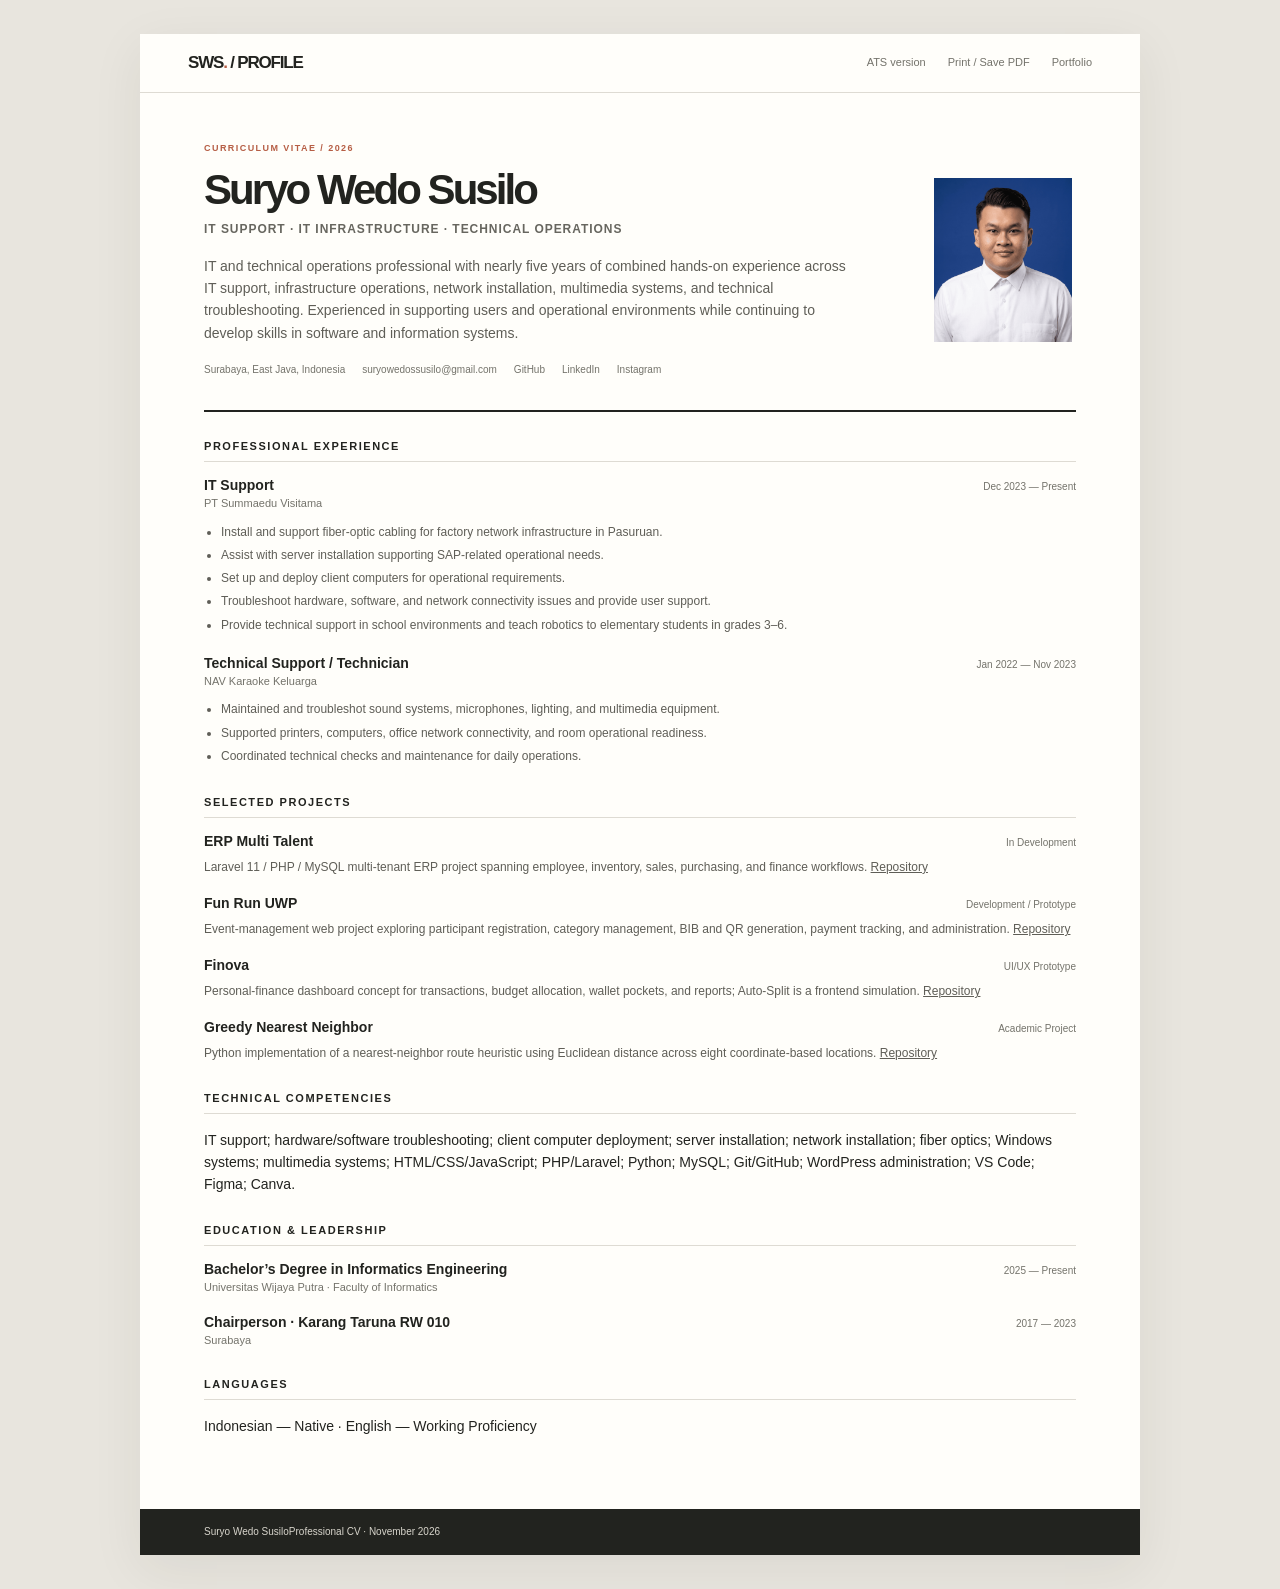
<file: cv/index.html>
<!doctype html><html lang="en"><head><meta charset="utf-8"><meta name="viewport" content="width=device-width,initial-scale=1"><title>Suryo Wedo Susilo | Professional CV</title><link rel="stylesheet" href="cv.css"></head><body><div class="cv-shell"><header class="cv-top"><a class="cv-brand" href="../">SWS<span>.</span> / PROFILE</a><nav><a href="ats.html">ATS version</a><a href="#" onclick="window.print();return false">Print / Save PDF</a><a href="../">Portfolio</a></nav></header><main class="cv-main"><section class="cv-hero"><div><p class="cv-eyebrow">CURRICULUM VITAE / 2026</p><h1>Suryo Wedo Susilo</h1><p class="cv-role">IT Support · IT Infrastructure · Technical Operations</p><p class="cv-summary">IT and technical operations professional with nearly five years of combined hands-on experience across IT support, infrastructure operations, network installation, multimedia systems, and technical troubleshooting. Experienced in supporting users and operational environments while continuing to develop skills in software and information systems.</p><div class="cv-contact"><span>Surabaya, East Java, Indonesia</span><a href="mailto:suryowedossusilo@gmail.com">suryowedossusilo@gmail.com</a><a href="https://github.com/suryowedossusilo-netizen">GitHub</a><a href="https://www.linkedin.com/in/suryo-wedo-susilo/">LinkedIn</a><a href="https://www.instagram.com/vruimte_/">Instagram</a></div></div><img class="cv-photo" src="../images/1789002827515%20(1).png" alt="Portrait of Suryo Wedo Susilo"></section><section class="cv-section"><h2>Professional Experience</h2><article class="cv-item"><div class="cv-item-head"><div><h3>IT Support</h3><p>PT Summaedu Visitama</p></div><time>Dec 2023 — Present</time></div><ul><li>Install and support fiber-optic cabling for factory network infrastructure in Pasuruan.</li><li>Assist with server installation supporting SAP-related operational needs.</li><li>Set up and deploy client computers for operational requirements.</li><li>Troubleshoot hardware, software, and network connectivity issues and provide user support.</li><li>Provide technical support in school environments and teach robotics to elementary students in grades 3–6.</li></ul></article><article class="cv-item"><div class="cv-item-head"><div><h3>Technical Support / Technician</h3><p>NAV Karaoke Keluarga</p></div><time>Jan 2022 — Nov 2023</time></div><ul><li>Maintained and troubleshot sound systems, microphones, lighting, and multimedia equipment.</li><li>Supported printers, computers, office network connectivity, and room operational readiness.</li><li>Coordinated technical checks and maintenance for daily operations.</li></ul></article></section><section class="cv-section"><h2>Selected Projects</h2><article class="cv-item"><div class="cv-item-head"><h3>ERP Multi Talent</h3><time>In Development</time></div><p>Laravel 11 / PHP / MySQL multi-tenant ERP project spanning employee, inventory, sales, purchasing, and finance workflows. <a href="https://github.com/suryowedossusilo-netizen/ERP_MULTI_TALENT">Repository</a></p></article><article class="cv-item"><div class="cv-item-head"><h3>Fun Run UWP</h3><time>Development / Prototype</time></div><p>Event-management web project exploring participant registration, category management, BIB and QR generation, payment tracking, and administration. <a href="https://github.com/suryowedossusilo-netizen/FUN-RUN-UWP">Repository</a></p></article><article class="cv-item"><div class="cv-item-head"><h3>Finova</h3><time>UI/UX Prototype</time></div><p>Personal-finance dashboard concept for transactions, budget allocation, wallet pockets, and reports; Auto-Split is a frontend simulation. <a href="https://github.com/suryowedossusilo-netizen/finova-app">Repository</a></p></article><article class="cv-item"><div class="cv-item-head"><h3>Greedy Nearest Neighbor</h3><time>Academic Project</time></div><p>Python implementation of a nearest-neighbor route heuristic using Euclidean distance across eight coordinate-based locations. <a href="https://github.com/suryowedossusilo-netizen/TUGAS-KULIAH">Repository</a></p></article></section><section class="cv-section"><h2>Technical Competencies</h2><p>IT support; hardware/software troubleshooting; client computer deployment; server installation; network installation; fiber optics; Windows systems; multimedia systems; HTML/CSS/JavaScript; PHP/Laravel; Python; MySQL; Git/GitHub; WordPress administration; VS Code; Figma; Canva.</p></section><section class="cv-section"><h2>Education &amp; Leadership</h2><article class="cv-item"><div class="cv-item-head"><div><h3>Bachelor’s Degree in Informatics Engineering</h3><p>Universitas Wijaya Putra · Faculty of Informatics</p></div><time>2025 — Present</time></div></article><article class="cv-item"><div class="cv-item-head"><div><h3>Chairperson · Karang Taruna RW 010</h3><p>Surabaya</p></div><time>2017 — 2023</time></div></article></section><section class="cv-section"><h2>Languages</h2><p>Indonesian — Native · English — Working Proficiency</p></section></main><footer class="cv-footer"><span>Suryo Wedo Susilo</span><span>Professional CV · November 2026</span></footer></div></body></html>
</file>
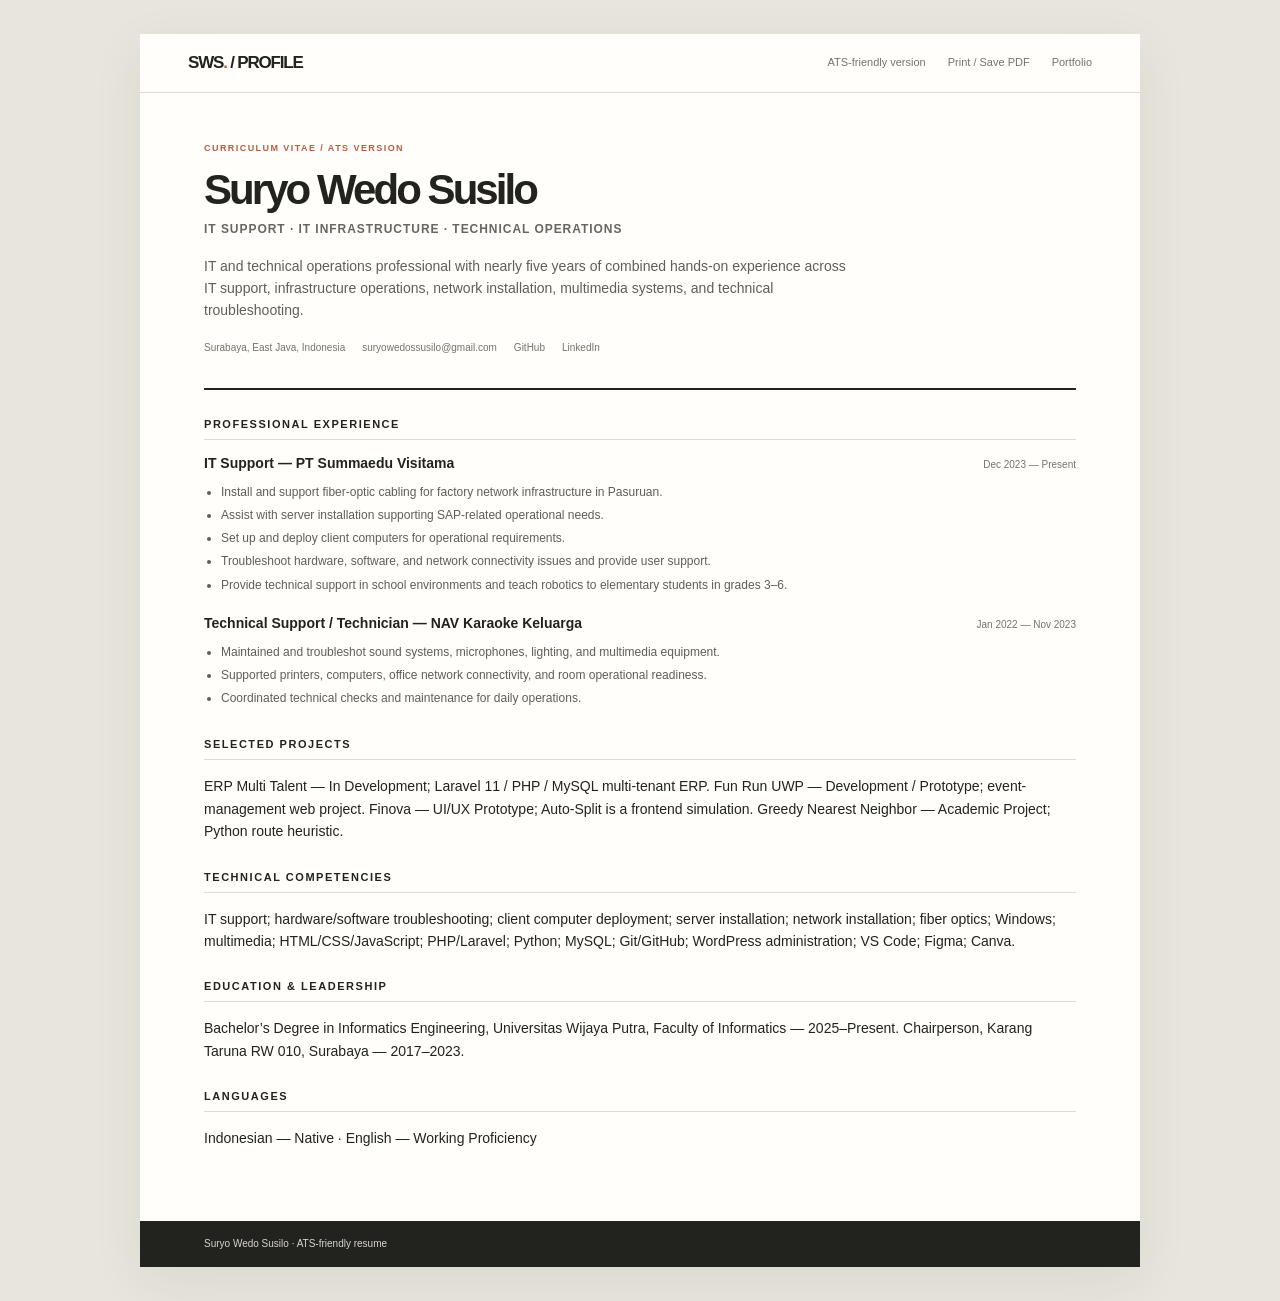
<file: cv/ats.html>
<!doctype html><html lang="en"><head><meta charset="utf-8"><meta name="viewport" content="width=device-width,initial-scale=1"><title>Suryo Wedo Susilo | ATS Resume</title><link rel="stylesheet" href="cv.css"></head><body class="ats"><div class="cv-shell"><header class="cv-top"><a class="cv-brand" href="../">SWS<span>.</span> / PROFILE</a><nav><span>ATS-friendly version</span><a href="#" onclick="window.print();return false">Print / Save PDF</a><a href="../">Portfolio</a></nav></header><main class="cv-main"><section class="cv-hero"><div><p class="cv-eyebrow">CURRICULUM VITAE / ATS VERSION</p><h1>Suryo Wedo Susilo</h1><p class="cv-role">IT Support · IT Infrastructure · Technical Operations</p><p class="cv-summary">IT and technical operations professional with nearly five years of combined hands-on experience across IT support, infrastructure operations, network installation, multimedia systems, and technical troubleshooting.</p><div class="cv-contact"><span>Surabaya, East Java, Indonesia</span><a href="mailto:suryowedossusilo@gmail.com">suryowedossusilo@gmail.com</a><a href="https://github.com/suryowedossusilo-netizen">GitHub</a><a href="https://www.linkedin.com/in/suryo-wedo-susilo/">LinkedIn</a></div></div></section><section class="cv-section"><h2>Professional Experience</h2><article class="cv-item"><div class="cv-item-head"><div><h3>IT Support — PT Summaedu Visitama</h3></div><time>Dec 2023 — Present</time></div><ul><li>Install and support fiber-optic cabling for factory network infrastructure in Pasuruan.</li><li>Assist with server installation supporting SAP-related operational needs.</li><li>Set up and deploy client computers for operational requirements.</li><li>Troubleshoot hardware, software, and network connectivity issues and provide user support.</li><li>Provide technical support in school environments and teach robotics to elementary students in grades 3–6.</li></ul></article><article class="cv-item"><div class="cv-item-head"><div><h3>Technical Support / Technician — NAV Karaoke Keluarga</h3></div><time>Jan 2022 — Nov 2023</time></div><ul><li>Maintained and troubleshot sound systems, microphones, lighting, and multimedia equipment.</li><li>Supported printers, computers, office network connectivity, and room operational readiness.</li><li>Coordinated technical checks and maintenance for daily operations.</li></ul></article></section><section class="cv-section"><h2>Selected Projects</h2><p>ERP Multi Talent — In Development; Laravel 11 / PHP / MySQL multi-tenant ERP. Fun Run UWP — Development / Prototype; event-management web project. Finova — UI/UX Prototype; Auto-Split is a frontend simulation. Greedy Nearest Neighbor — Academic Project; Python route heuristic.</p></section><section class="cv-section"><h2>Technical Competencies</h2><p>IT support; hardware/software troubleshooting; client computer deployment; server installation; network installation; fiber optics; Windows; multimedia; HTML/CSS/JavaScript; PHP/Laravel; Python; MySQL; Git/GitHub; WordPress administration; VS Code; Figma; Canva.</p></section><section class="cv-section"><h2>Education &amp; Leadership</h2><p>Bachelor’s Degree in Informatics Engineering, Universitas Wijaya Putra, Faculty of Informatics — 2025–Present. Chairperson, Karang Taruna RW 010, Surabaya — 2017–2023.</p></section><section class="cv-section"><h2>Languages</h2><p>Indonesian — Native · English — Working Proficiency</p></section></main><footer class="cv-footer">Suryo Wedo Susilo · ATS-friendly resume</footer></div></body></html>
</file>
<file: cv/cv.css>
:root{--ink:#22231f;--muted:#74736b;--line:#dedbd3;--accent:#b65e45;--sans:"DM Sans",Arial,sans-serif;--display:Manrope,"DM Sans",sans-serif}*{box-sizing:border-box}body{margin:0;background:#e8e5de;color:var(--ink);font:14px/1.6 var(--sans)}a{color:inherit}.cv-shell{max-width:1000px;margin:34px auto;background:#fffefa;box-shadow:0 14px 50px #25241f12}.cv-top{padding:19px 48px;border-bottom:1px solid var(--line);display:flex;align-items:center;justify-content:space-between}.cv-brand{font:800 17px var(--display);letter-spacing:-.07em;text-decoration:none}.cv-brand span{color:var(--accent)}.cv-top nav{display:flex;gap:22px}.cv-top nav a,.cv-top nav span{font-size:11px;text-decoration:none;color:var(--muted)}.cv-main{padding:48px 64px 58px}.cv-hero{display:grid;grid-template-columns:1fr 142px;gap:30px;align-items:center;padding-bottom:32px;border-bottom:2px solid var(--ink)}.cv-eyebrow{font-size:9px;font-weight:700;letter-spacing:.16em;color:var(--accent);margin:0 0 13px}.cv-hero h1{font:800 42px/1.05 var(--display);letter-spacing:-.07em;margin:0 0 8px}.cv-role{font-size:12px;font-weight:700;letter-spacing:.08em;text-transform:uppercase;color:#67665f;margin:0 0 15px}.cv-summary{max-width:650px;color:#5f5e57;margin:0}.cv-photo{width:138px;height:164px;object-fit:cover;object-position:center 22%}.cv-contact{display:flex;flex-wrap:wrap;gap:8px 17px;margin-top:18px;font-size:10px;color:var(--muted)}.cv-contact a{text-decoration:none}.cv-section{margin-top:28px}.cv-section h2{font:800 11px var(--display);letter-spacing:.14em;text-transform:uppercase;padding-bottom:9px;border-bottom:1px solid var(--line);margin:0 0 15px}.cv-item{margin:0 0 18px}.cv-item-head{display:flex;justify-content:space-between;align-items:baseline;gap:18px}.cv-item h3{font:700 14px var(--display);margin:0}.cv-item-head p{font-size:11px;color:var(--muted);margin:2px 0 0}.cv-item time{font-size:10px;color:var(--muted);white-space:nowrap}.cv-item ul{padding-left:17px;margin:8px 0 0;color:#5f5e57;font-size:12px}.cv-item li{padding:2px 0}.cv-item>p{font-size:12px;color:#5f5e57;margin:7px 0}.cv-columns{display:grid;grid-template-columns:1fr 1fr;gap:28px}.cv-footer{padding:15px 64px;background:var(--ink);color:#d8d5cc;font-size:10px}@media(max-width:700px){.cv-shell{margin:0;box-shadow:none}.cv-top{padding:16px 20px;gap:15px}.cv-top nav{gap:10px;flex-wrap:wrap}.cv-main{padding:28px 22px}.cv-hero{grid-template-columns:1fr 92px;gap:14px}.cv-photo{width:90px;height:112px}.cv-hero h1{font-size:29px}.cv-footer{padding:14px 22px}}@media(max-width:460px){.cv-top{display:block}.cv-top nav{margin-top:12px}.cv-hero{grid-template-columns:1fr}.cv-photo{grid-row:1;width:96px;height:116px}.cv-hero h1{font-size:31px}.cv-item-head{display:block}.cv-item time{display:block;margin-top:3px}}@media print{body{background:#fff;font-size:10pt}.cv-shell{max-width:none;margin:0;box-shadow:none}.cv-top{display:none}.cv-main{padding:0 10mm 8mm}.cv-footer{padding:7mm 10mm;print-color-adjust:exact}.cv-section,.cv-item{break-inside:avoid}a{text-decoration:none;color:inherit}}
</file>
